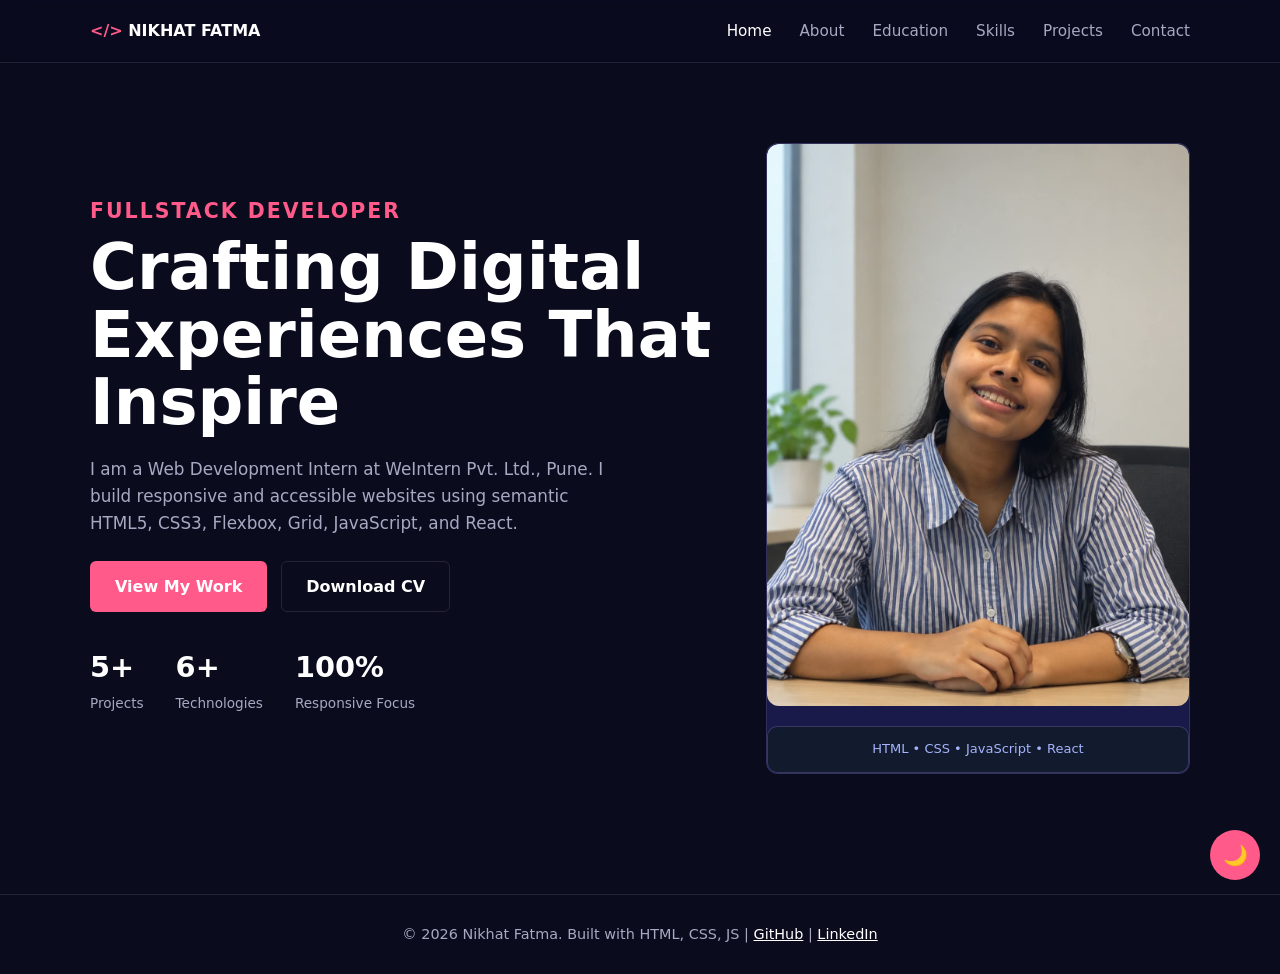
<file: TASK-1/index.html>
<!doctype html>
<html lang="en">
  <head>
    <meta charset="UTF-8" />
    <meta name="viewport" content="width=device-width, initial-scale=1.0" />
    <title>NIKHAT FATMA | Frontend Developer Intern</title>
    <link rel="stylesheet" href="style.css" />
  </head>
  <body>
    <header>
      <div class="container nav">
        <a href="index.html" class="logo" aria-label="Home"
          ><span>&lt;/&gt;</span> NIKHAT FATMA</a
        >
        <nav>
          <ul class="nav-links">
            <li><a href="index.html" class="active">Home</a></li>
            <li><a href="about.html">About</a></li>
            <li><a href="education.html">Education</a></li>
            <li><a href="skills.html">Skills</a></li>
            <li><a href="projects.html">Projects</a></li>
            <li><a href="contact.html">Contact</a></li>
          </ul>
        </nav>
      </div>
    </header>

    <main>
      <section class="container hero">
        <!-- Hero Content -->
        <div class="hero-content">
          <h1>
            <span>FULLSTACK DEVELOPER</span>
            Crafting Digital Experiences That Inspire
          </h1>

          <p>
            I am a Web Development Intern at WeIntern Pvt. Ltd., Pune. I build
            responsive and accessible websites using semantic HTML5, CSS3,
            Flexbox, Grid, JavaScript, and React.
          </p>

          <!-- Action Buttons -->
          <div class="hero-actions">
            <a href="projects.html" class="btn btn-primary"> View My Work </a>

            <a
              href="assets/images/Resume.jpeg"
              class="btn btn-outline"
              download
            >
              Download CV
            </a>
          </div>

          <!-- Statistics -->
          <div class="stats">
            <div class="stat">
              <b>5+</b>
              <span>Projects</span>
            </div>

            <div class="stat">
              <b>6+</b>
              <span>Technologies</span>
            </div>

            <div class="stat">
              <b>100%</b>
              <span>Responsive Focus</span>
            </div>
          </div>
        </div>

        <!-- Profile Image -->
        <div class="card-img">
          <img
            src="assets/images/profile2.jpeg"
            alt="Portrait of Nikhat Fatma, Web Development Intern"
          />

          <!-- <div class="floating-card">
      <span class="status-dot"></span>
      Passionate About Web Development
    </div> -->

          <div class="tech-badge">HTML • CSS • JavaScript • React</div>
        </div>
      </section>
    </main>

    <footer>
      <div class="container">
        © 2026 Nikhat Fatma. Built with HTML, CSS, JS |
        <a href="https://github.com/Nikhat310">GitHub</a> |
        <a href="https://linkedin.com/in/nikhat-fatma-994935401">LinkedIn</a>
      </div>
    </footer>
    <script src="script.js"></script>
  </body>
</html>
</file>
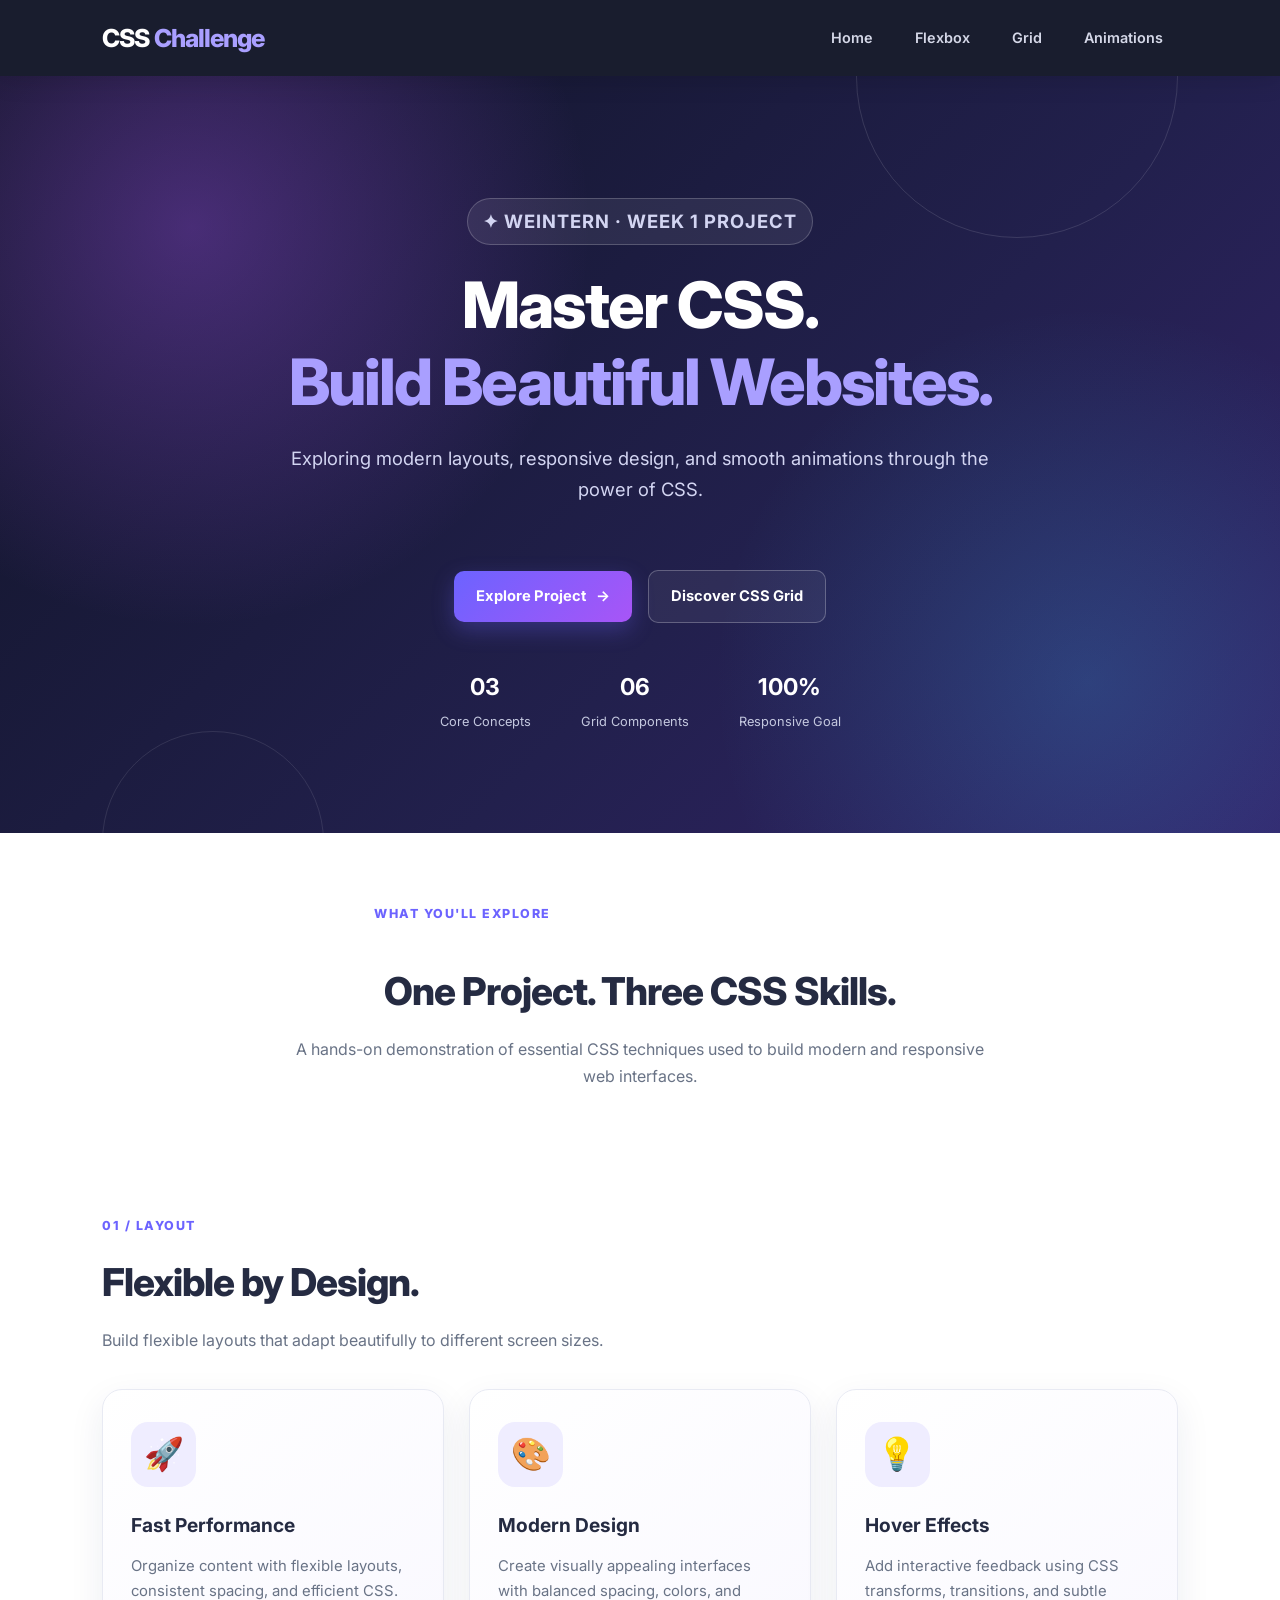
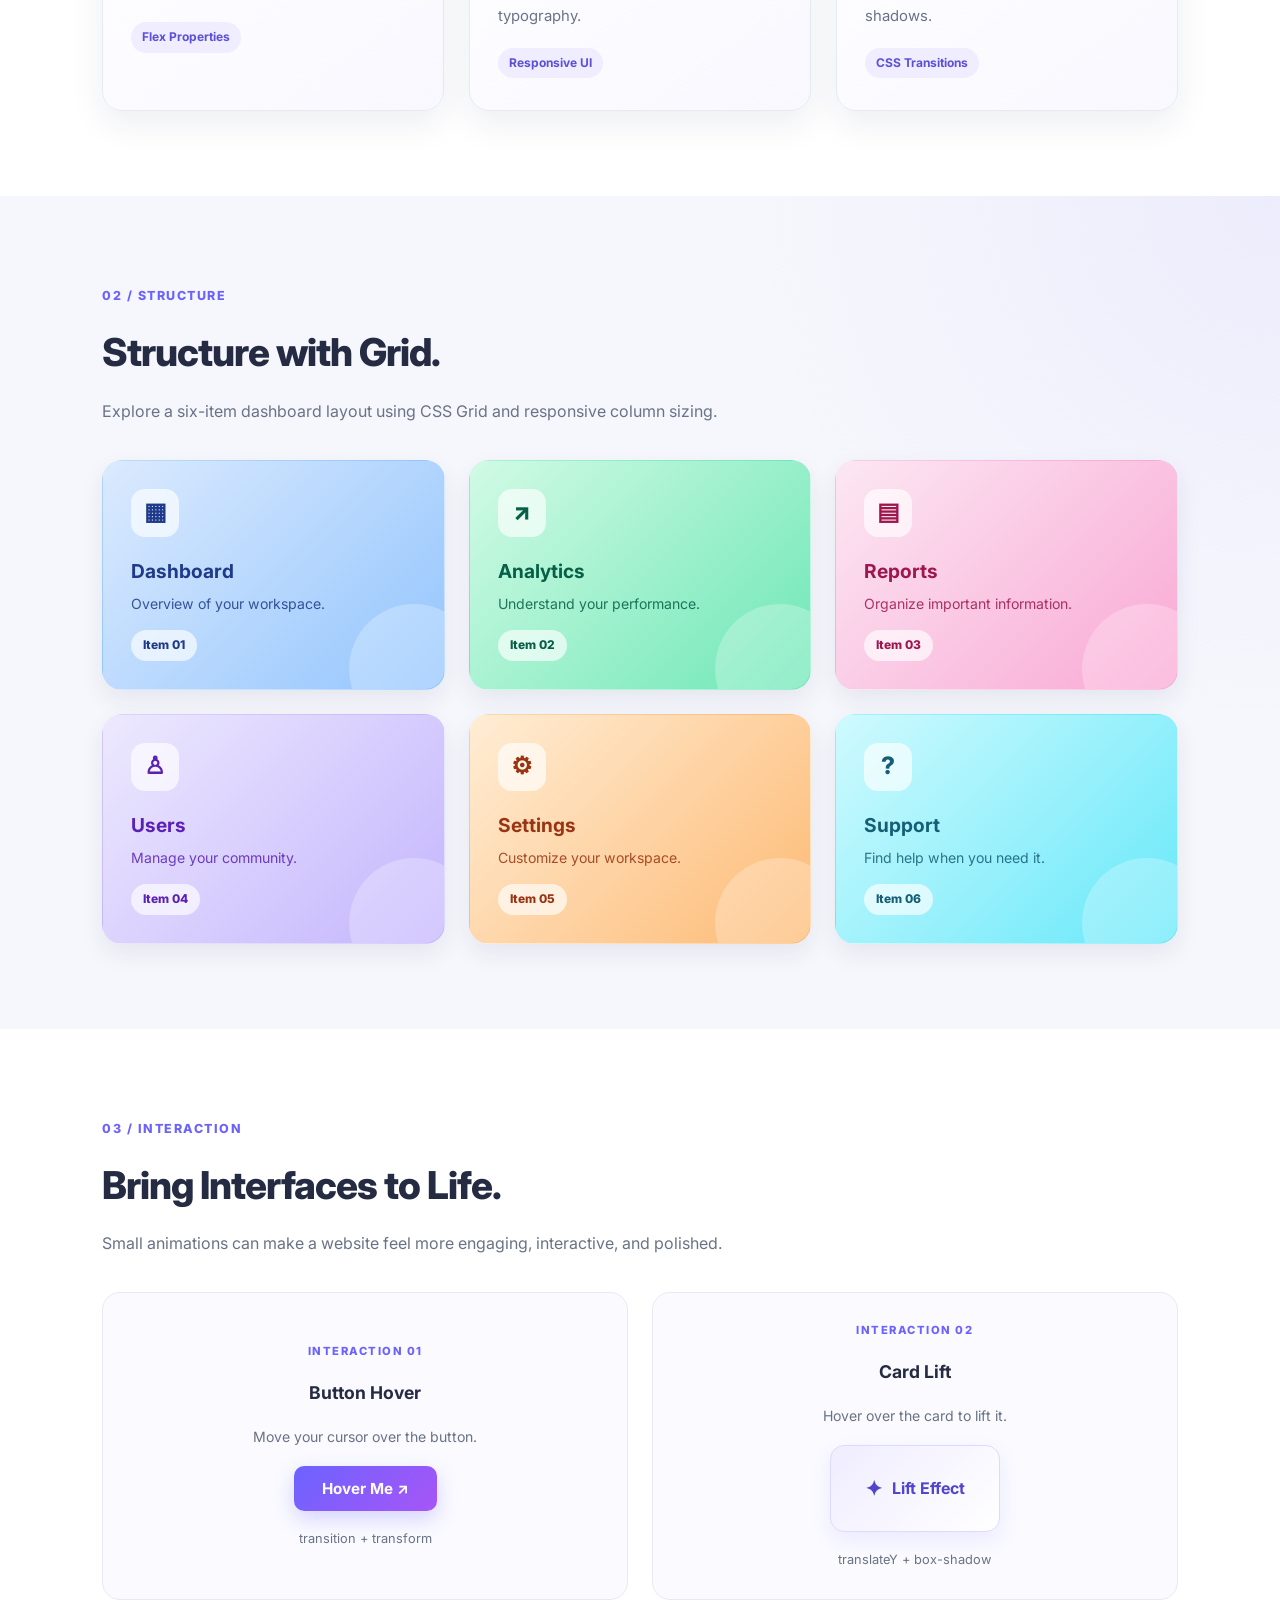
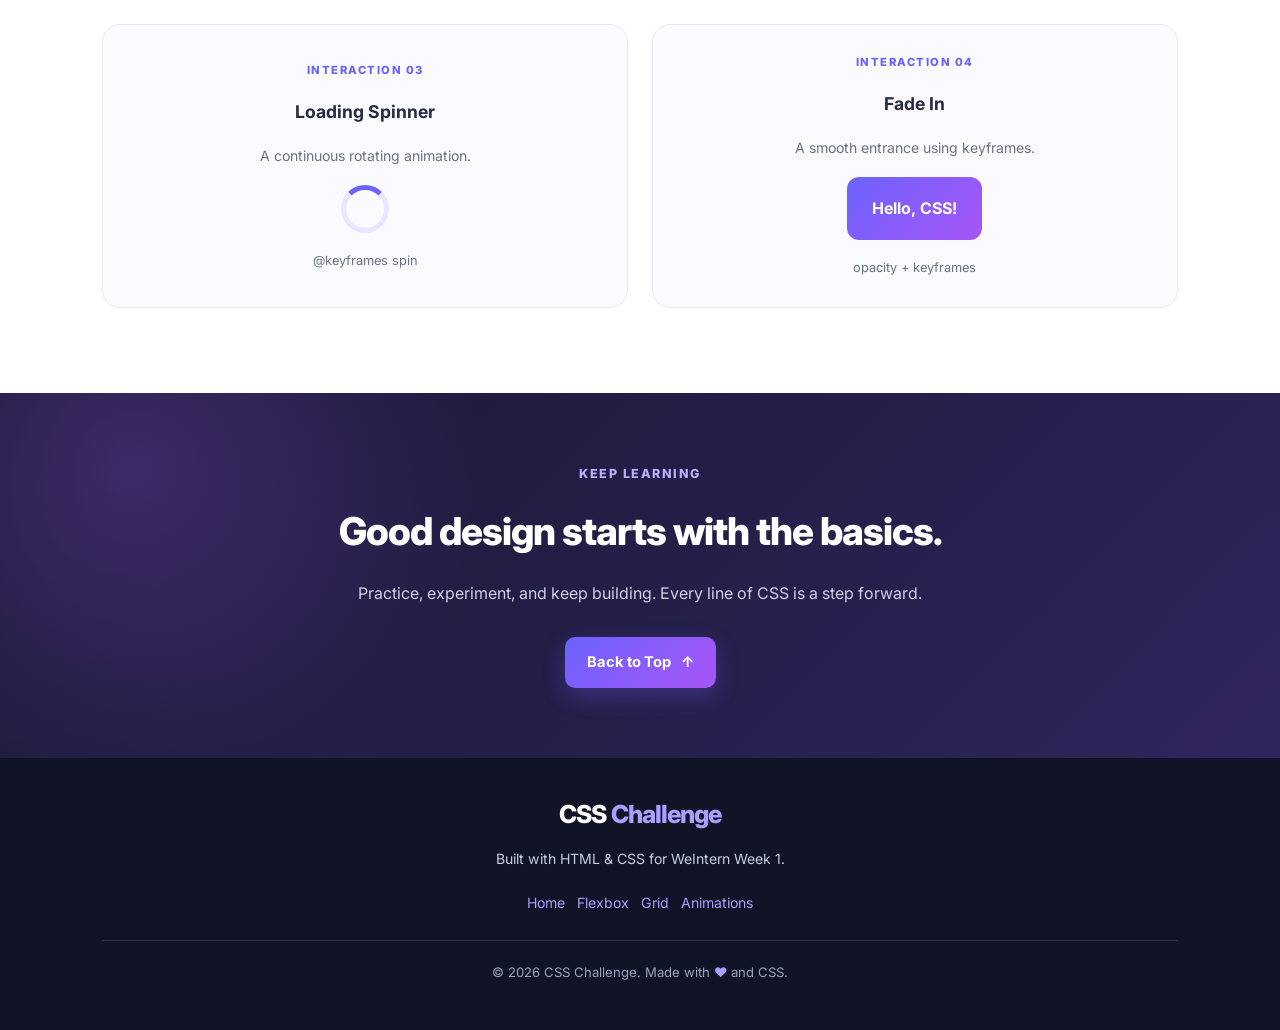
<file: TASK-3/index.html>
<!DOCTYPE html>
<html lang="en">

<head>
    <meta charset="UTF-8">
    <meta name="viewport" content="width=device-width, initial-scale=1.0">

    <meta name="description"
        content="Explore a modern CSS Challenge project demonstrating Flexbox, CSS Grid, responsive layouts, and animations. Built for WeIntern Week 1.">

    <meta name="theme-color" content="#101426">

    <title>CSS Challenge | WeIntern</title>

    <!-- Google Fonts -->
    <link rel="preconnect" href="https://fonts.googleapis.com">
    <link rel="preconnect" href="https://fonts.gstatic.com" crossorigin>

    <link
        href="https://fonts.googleapis.com/css2?family=Inter:wght@400;500;600;700;800&display=swap"
        rel="stylesheet">

    <!-- CSS -->
    <link rel="stylesheet" href="style.css">
</head>

<body>

    <!-- =========================
         HEADER / NAVBAR
    ========================== -->

    <header class="header">

        <a href="#home" class="logo" aria-label="CSS Challenge home">
            CSS<span>Challenge</span>
        </a>

        <nav aria-label="Main navigation">
            <a href="#home">Home</a>
            <a href="#flexbox">Flexbox</a>
            <a href="#grid">Grid</a>
            <a href="#animation">Animations</a>
        </nav>

    </header>


    <main>

        <!-- =========================
             HERO SECTION
        ========================== -->

        <section class="intro" id="home">

            <p class="hero-badge">
                ✦ WEINTERN · WEEK 1 PROJECT
            </p>

            <h1>
                Master CSS.
                <br>
                <span class="hero-highlight">Build Beautiful Websites.</span>
            </h1>

            <p>
                Exploring modern layouts, responsive design, and smooth
                animations through the power of CSS.
            </p>

            <div class="hero-actions">

                <a href="#flexbox" class="hero-btn">
                    Explore Project <span aria-hidden="true">→</span>
                </a>

                <a href="#grid" class="hero-secondary">
                    Discover CSS Grid
                </a>

            </div>

            <div class="hero-stats">

                <div>
                    <strong>03</strong>
                    <span>Core Concepts</span>
                </div>

                <div>
                    <strong>06</strong>
                    <span>Grid Components</span>
                </div>

                <div>
                    <strong>100%</strong>
                    <span>Responsive Goal</span>
                </div>

            </div>

        </section>


        <!-- =========================
             INTRODUCTION
        ========================== -->

        <section class="overview">

            <p class="section-eyebrow">WHAT YOU'LL EXPLORE</p>

            <h2>One Project. Three CSS Skills.</h2>

            <p>
                A hands-on demonstration of essential CSS techniques
                used to build modern and responsive web interfaces.
            </p>

        </section>


        <!-- =========================
             TASK 3A: FLEXBOX
        ========================== -->

        <section id="flexbox" class="feature-section">

            <div class="section-heading">

                <span class="section-number">01 / LAYOUT</span>

                <h2>Flexible by Design.</h2>

                <p>
                    Build flexible layouts that adapt beautifully
                    to different screen sizes.
                </p>

            </div>

            <div class="flex-container">

                <article class="card">

                    <div class="icon" aria-hidden="true">🚀</div>

                    <h3>Fast Performance</h3>

                    <p>
                        Organize content with flexible layouts,
                        consistent spacing, and efficient CSS.
                    </p>

                    <span class="card-tag">Flex Properties</span>

                </article>


                <article class="card">

                    <div class="icon" aria-hidden="true">🎨</div>

                    <h3>Modern Design</h3>

                    <p>
                        Create visually appealing interfaces with
                        balanced spacing, colors, and typography.
                    </p>

                    <span class="card-tag">Responsive UI</span>

                </article>


                <article class="card">

                    <div class="icon" aria-hidden="true">💡</div>

                    <h3>Hover Effects</h3>

                    <p>
                        Add interactive feedback using CSS transforms,
                        transitions, and subtle shadows.
                    </p>

                    <span class="card-tag">CSS Transitions</span>

                </article>

            </div>

        </section>


        <!-- =========================
             TASK 3B: CSS GRID
        ========================== -->

        <section id="grid" class="grid-section">

            <div class="section-heading">

                <span class="section-number">02 / STRUCTURE</span>

                <h2>Structure with Grid.</h2>

                <p>
                    Explore a six-item dashboard layout using
                    CSS Grid and responsive column sizing.
                </p>

            </div>

            <div class="grid-container">

                <article class="grid-item">

                    <div class="grid-icon" aria-hidden="true">▦</div>

                    <h3>Dashboard</h3>

                    <p>Overview of your workspace.</p>

                    <span>Item 01</span>

                </article>


                <article class="grid-item">

                    <div class="grid-icon" aria-hidden="true">↗</div>

                    <h3>Analytics</h3>

                    <p>Understand your performance.</p>

                    <span>Item 02</span>

                </article>


                <article class="grid-item">

                    <div class="grid-icon" aria-hidden="true">▤</div>

                    <h3>Reports</h3>

                    <p>Organize important information.</p>

                    <span>Item 03</span>

                </article>


                <article class="grid-item">

                    <div class="grid-icon" aria-hidden="true">♙</div>

                    <h3>Users</h3>

                    <p>Manage your community.</p>

                    <span>Item 04</span>

                </article>


                <article class="grid-item">

                    <div class="grid-icon" aria-hidden="true">⚙</div>

                    <h3>Settings</h3>

                    <p>Customize your workspace.</p>

                    <span>Item 05</span>

                </article>


                <article class="grid-item">

                    <div class="grid-icon" aria-hidden="true">?</div>

                    <h3>Support</h3>

                    <p>Find help when you need it.</p>

                    <span>Item 06</span>

                </article>

            </div>

        </section>


        <!-- =========================
             TASK 3C: ANIMATIONS
        ========================== -->

        <section id="animation" class="animation-section">

            <div class="section-heading">

                <span class="section-number">03 / INTERACTION</span>

                <h2>Bring Interfaces to Life.</h2>

                <p>
                    Small animations can make a website feel
                    more engaging, interactive, and polished.
                </p>

            </div>


            <div class="animation-wrapper">

                <!-- Button animation -->

                <article class="anim-box">

                    <span class="demo-label">INTERACTION 01</span>

                    <h3>Button Hover</h3>

                    <p>Move your cursor over the button.</p>

                    <button class="anim-btn" type="button">
                        Hover Me <span aria-hidden="true">↗</span>
                    </button>

                    <small>transition + transform</small>

                </article>


                <!-- Card lift -->

                <article class="anim-box">

                    <span class="demo-label">INTERACTION 02</span>

                    <h3>Card Lift</h3>

                    <p>Hover over the card to lift it.</p>

                    <div class="anim-card">
                        <span aria-hidden="true">✦</span>
                        <span>Lift Effect</span>
                    </div>

                    <small>translateY + box-shadow</small>

                </article>


                <!-- Loading spinner -->

                <article class="anim-box">

                    <span class="demo-label">INTERACTION 03</span>

                    <h3>Loading Spinner</h3>

                    <p>A continuous rotating animation.</p>

                    <div
                        class="spinner"
                        role="img"
                        aria-label="Decorative rotating loading spinner">
                    </div>

                    <small>@keyframes spin</small>

                </article>


                <!-- Fade-in -->

                <article class="anim-box">

                    <span class="demo-label">INTERACTION 04</span>

                    <h3>Fade In</h3>

                    <p>A smooth entrance using keyframes.</p>

                    <div class="fade-box">
                        Hello, CSS!
                    </div>

                    <small>opacity + keyframes</small>

                </article>

            </div>

        </section>


        <!-- =========================
             CALL TO ACTION
        ========================== -->

        <section class="cta-section">

            <div class="cta-content">

                <p class="section-eyebrow">KEEP LEARNING</p>

                <h2>Good design starts with the basics.</h2>

                <p>
                    Practice, experiment, and keep building.
                    Every line of CSS is a step forward.
                </p>

                <a href="#home" class="hero-btn">
                    Back to Top <span aria-hidden="true">↑</span>
                </a>

            </div>

        </section>

    </main>


    <!-- =========================
         FOOTER
    ========================== -->

    <footer class="footer">

        <a href="#home" class="logo">
            CSS<span>Challenge</span>
        </a>

        <p>
            Built with HTML & CSS for WeIntern Week 1.
        </p>

        <nav class="footer-links" aria-label="Footer navigation">

            <a href="#home">Home</a>
            <a href="#flexbox">Flexbox</a>
            <a href="#grid">Grid</a>
            <a href="#animation">Animations</a>

        </nav>

        <div class="footer-bottom">

            <p>
                © 2026 CSS Challenge. Made with
                <span aria-label="love">♥</span>
                and CSS.
            </p>

        </div>

    </footer>

</body>
</html>
</file>
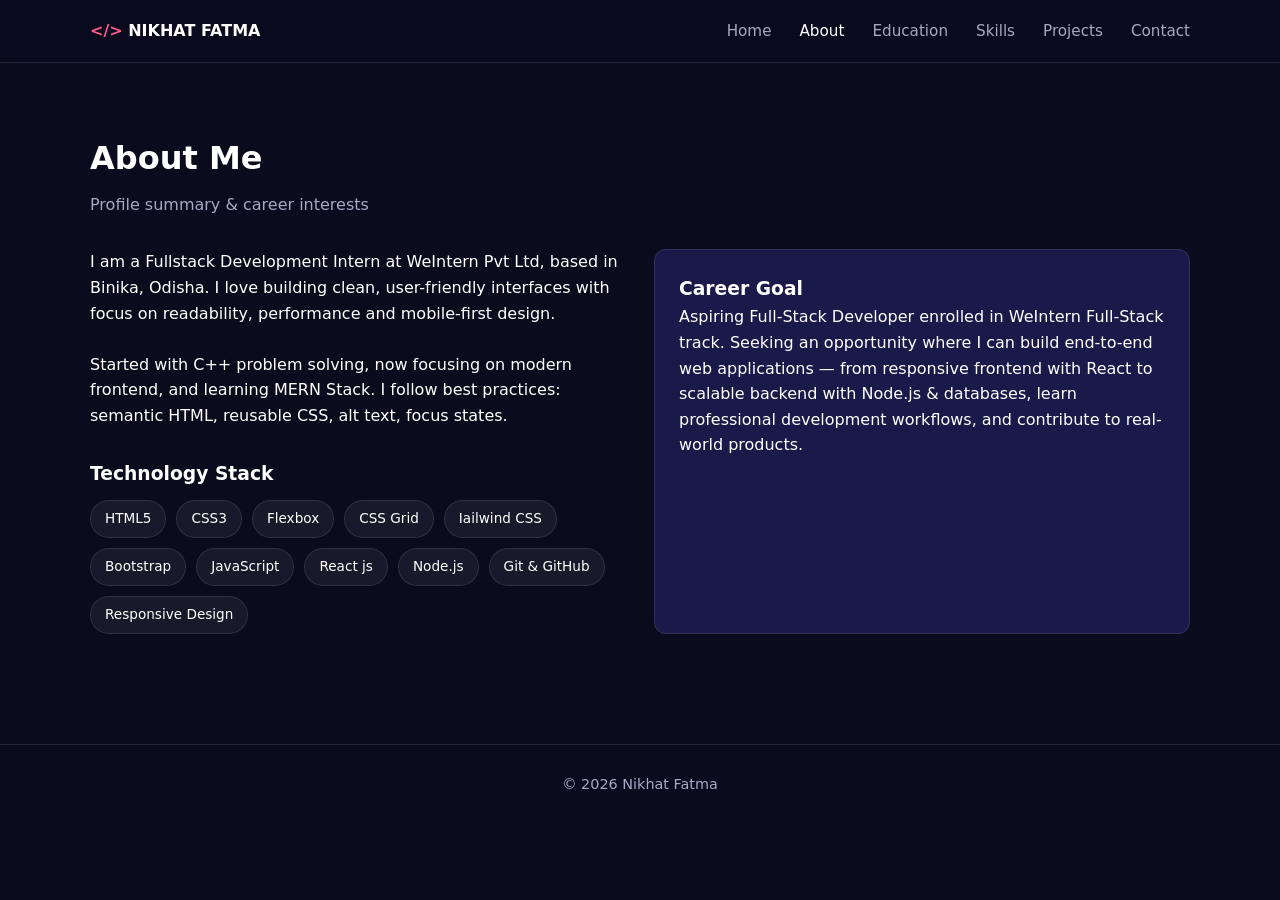
<file: TASK-1/about.html>
<!doctype html>
<html lang="en">
  <head>
    <meta charset="UTF-8" />
    <meta name="viewport" content="width=device-width, initial-scale=1.0" />
    <title>About | Nikhat Fatma</title>
    <link rel="stylesheet" href="style.css" />
  </head>
  <body>
    <header>
      <div class="container nav">
        <a href="index.html" class="logo"
          ><span>&lt;/&gt;</span> NIKHAT FATMA</a
        >
        <nav>
          <ul class="nav-links">
            <li><a href="index.html" >Home</a></li>
            <li><a href="about.html" class="active">About</a></li>
            <li><a href="education.html">Education</a></li>
            <li><a href="skills.html">Skills</a></li>
            <li><a href="projects.html">Projects</a></li>
            <li><a href="contact.html">Contact</a></li>
          </ul>
        </nav>
      </div>
    </header>
    <main class="container">
      <section class="section">
        <h2 class="section-title reveal">About Me</h2>
        <p class="section-sub">Profile summary & career interests</p>
        <div class="about-grid">
          <div>
            <p>
              I am a Fullstack Development Intern at WeIntern Pvt Ltd, based in
              Binika, Odisha. I love building clean, user-friendly interfaces
              with focus on readability, performance and mobile-first design.
            </p>
            <br />
            <p>
              Started with C++ problem solving, now focusing on modern frontend,
              and learning MERN Stack. I follow best practices: semantic HTML,
              reusable CSS, alt text, focus states.
            </p>
            <h3 style="margin: 30px 0 12px">Technology Stack</h3>
            <div class="skills">
              <span class="skill">HTML5</span><span class="skill">CSS3</span
              ><span class="skill">Flexbox</span
              ><span class="skill">CSS Grid</span
              ><span class="skill">Iailwind CSS</span
              ><span class="skill">Bootstrap</span
              ><span class="skill">JavaScript</span
              ><span class="skill">React js</span
              ><span class="skill">Node.js</span
              ><span class="skill">Git & GitHub</span
              ><span class="skill">Responsive Design</span>
            </div>
          </div>
          <article class="card reveal">
            <h3>Career Goal</h3>
            <p>
              Aspiring Full-Stack Developer enrolled in WeIntern Full-Stack
              track. Seeking an opportunity where I can build end-to-end web
              applications — from responsive frontend with React to scalable
              backend with Node.js & databases, learn professional development
              workflows, and contribute to real-world products.
            </p>
          </article>
        </div>
      </section>
    </main>
    <footer><div class="container">© 2026 Nikhat Fatma</div></footer>
  </body>
</html>
</file>
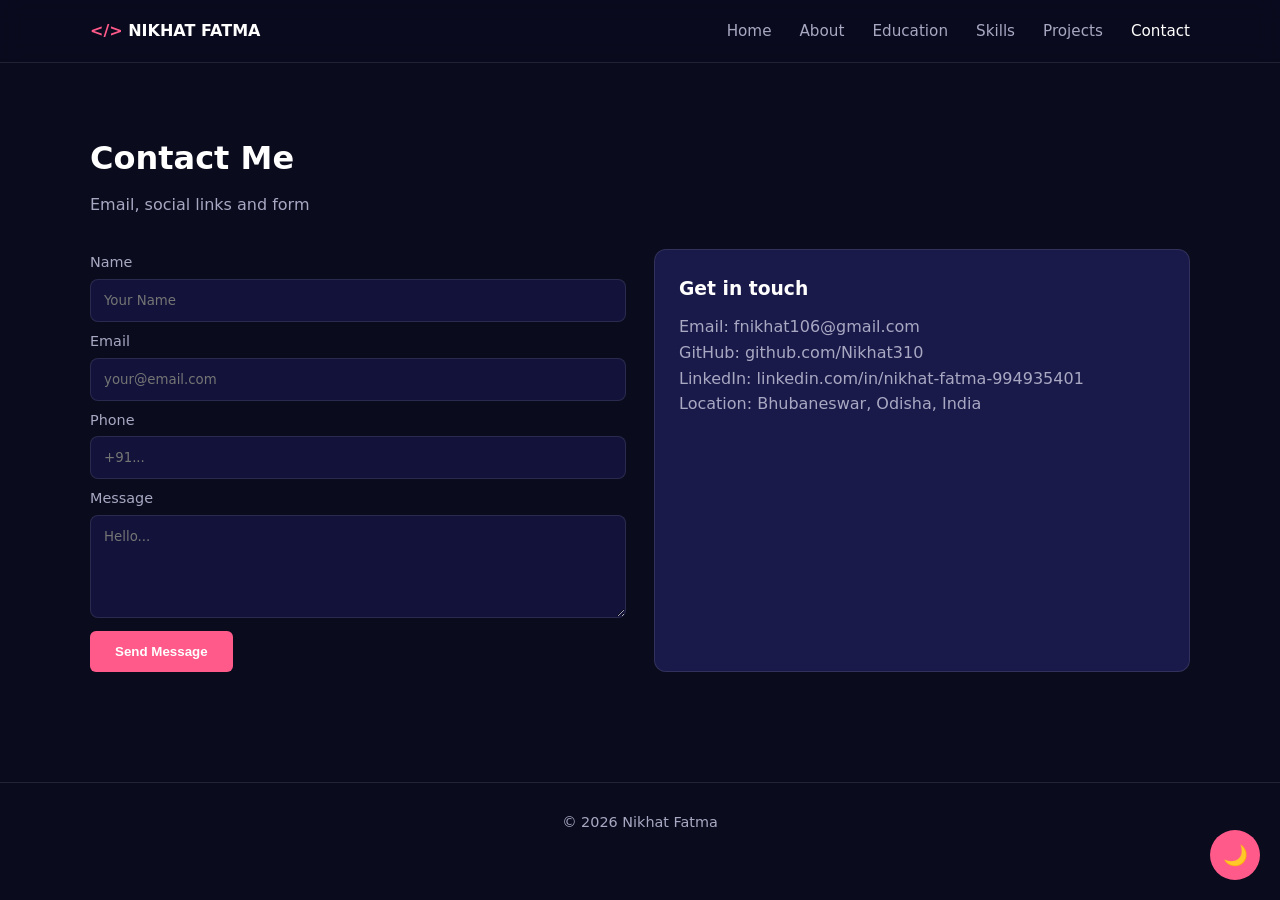
<file: TASK-1/contact.html>
<!doctype html>
<html lang="en">
  <head>
    <meta charset="UTF-8" />
    <meta name="viewport" content="width=device-width, initial-scale=1.0" />
    <title>Contact | NIKHAT FATMA</title>
    <link rel="stylesheet" href="style.css" />
  </head>
  <body>
    <header>
      <div class="container nav">
        <a href="index.html" class="logo"><span>&lt;/&gt;</span> NIKHAT FATMA</a>
        <nav>
          <ul class="nav-links">
            <li><a href="index.html" >Home</a></li>
            <li><a href="about.html">About</a></li>
            <li><a href="education.html">Education</a></li>
            <li><a href="skills.html">Skills</a></li>
            <li><a href="projects.html">Projects</a></li>
            <li><a href="contact.html" class="active">Contact</a></li>
          </ul>
        </nav>
      </div>
    </header>
    <main class="container">
      <section class="section">
        <h2 class="section-title">Contact Me</h2>
        <p class="section-sub">Email, social links and form</p>
        <div class="contact-grid">
          <form onsubmit="handleSubmit(event)">
            <label for="name">Name</label
            ><input id="name" type="text" placeholder="Your Name" required />
            <label for="email">Email</label
            ><input
              id="email"
              type="email"
              placeholder="your@email.com"
              required
            />
            <label for="phone">Phone</label
            ><input id="phone" type="tel" placeholder="+91..." />
            <label for="message">Message</label
            ><textarea
              id="message"
              rows="5"
              placeholder="Hello..."
              required
            ></textarea>
            <button type="submit" class="btn btn-primary">Send Message</button>
          </form>
          <div class="card">
            <h3>Get in touch</h3>
            <p style="color: var(--muted); margin-top: 10px">
              Email: fnikhat106@gmail.com<br />GitHub:
              github.com/Nikhat310<br />LinkedIn: linkedin.com/in/nikhat-fatma-994935401<br />Location:
              Bhubaneswar, Odisha, India
            </p>
          </div>
        </div>
      </section>
    </main>
    <footer><div class="container">© 2026 Nikhat Fatma</div></footer>
    <script src="script.js"></script>
  </body>
</html>
</file>
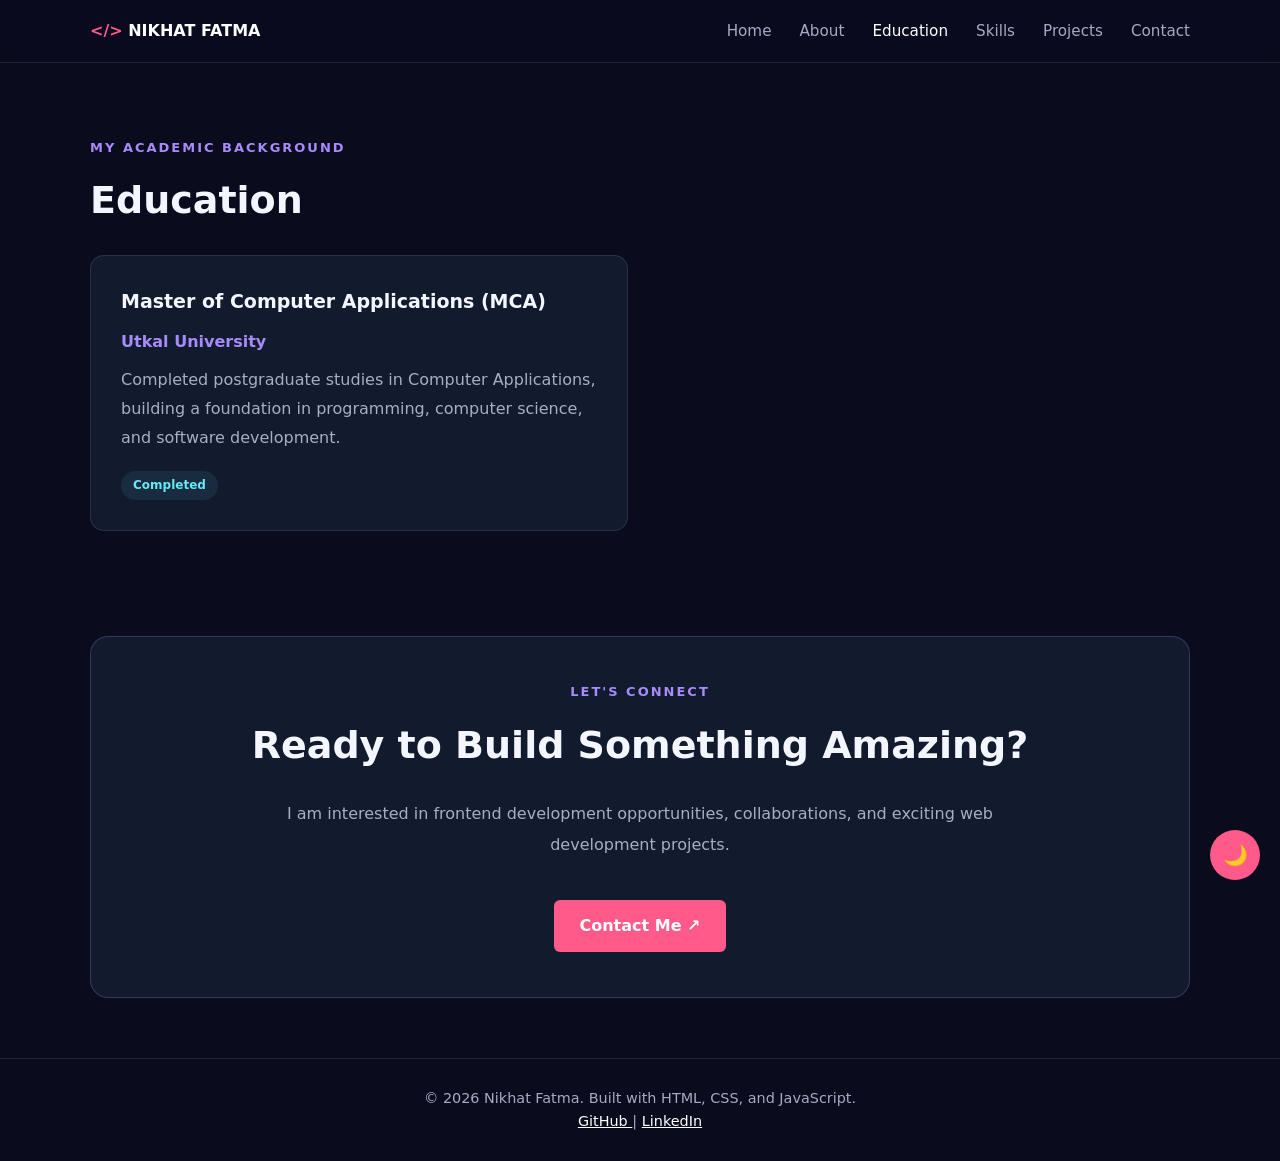
<file: TASK-1/education.html>
<!DOCTYPE html>
<html lang="en">
<head>
  <meta charset="UTF-8" />
  <meta name="viewport" content="width=device-width, initial-scale=1.0" />

  <meta
    name="description"
    content="Nikhat Fatma's portfolio showcasing frontend development skills, projects, education, and experience."
  />

  <title>Nikhat Fatma | Frontend Developer Intern</title>

  <link rel="stylesheet" href="style.css" />
</head>

<body>

  <!-- Header / Navigation -->
  <header>
    <div class="container nav">

      <a href="index.html" class="logo" aria-label="Home">
        <span>&lt;/&gt;</span> NIKHAT FATMA
      </a>

      <nav aria-label="Main navigation">
        <ul class="nav-links">
          <li><a href="index.html" >Home</a></li>
          <li><a href="about.html">About</a></li>
          <li><a href="education.html" class="active">Education</a></li>
          <li><a href="skills.html">Skills</a></li>
          <li><a href="projects.html">Projects</a></li>
          <li><a href="contact.html">Contact</a></li>
        </ul>
      </nav>

    </div>
  </header>

  <main>

   


    <!-- Education Section -->
    <section class="container content-section" id="education">

      <p class="section-label">MY ACADEMIC BACKGROUND</p>

      <h2>Education</h2>

      <div class="info-grid">

        <div class="info-card">

          <h3>Master of Computer Applications (MCA)</h3>

          <p class="card-subtitle">
            Utkal University
          </p>

          <p>
            Completed postgraduate studies in Computer Applications,
            building a foundation in programming, computer science,
            and software development.
          </p>

          <span class="card-tag">Completed</span>

        </div>

      </div>

    </section>


    


   


    <!-- Contact Banner -->
    <section class="container content-section contact-banner">

      <p class="section-label">LET'S CONNECT</p>

      <h2>Ready to Build Something Amazing?</h2>

      <p class="section-description">
        I am interested in frontend development opportunities,
        collaborations, and exciting web development projects.
      </p>

      <a href="contact.html" class="btn btn-primary">
        Contact Me ↗
      </a>

    </section>

  </main>


  <!-- Footer -->
  <footer>
    <div class="container">

      <p>
        © <span id="year">2026</span> Nikhat Fatma.
        Built with HTML, CSS, and JavaScript.
      </p>

      <p>
        <a
          href="https://github.com/Nikhat310"
          target="_blank"
          rel="noopener noreferrer"
        >
          GitHub
        </a>

        |

        <a
          href="https://linkedin.com/in/nikhat-fatma-994935401"
          target="_blank"
          rel="noopener noreferrer"
        >
          LinkedIn
        </a>
      </p>

    </div>
  </footer>

  <!-- JavaScript -->
  <script src="script.js"></script>

</body>
</html>
</file>
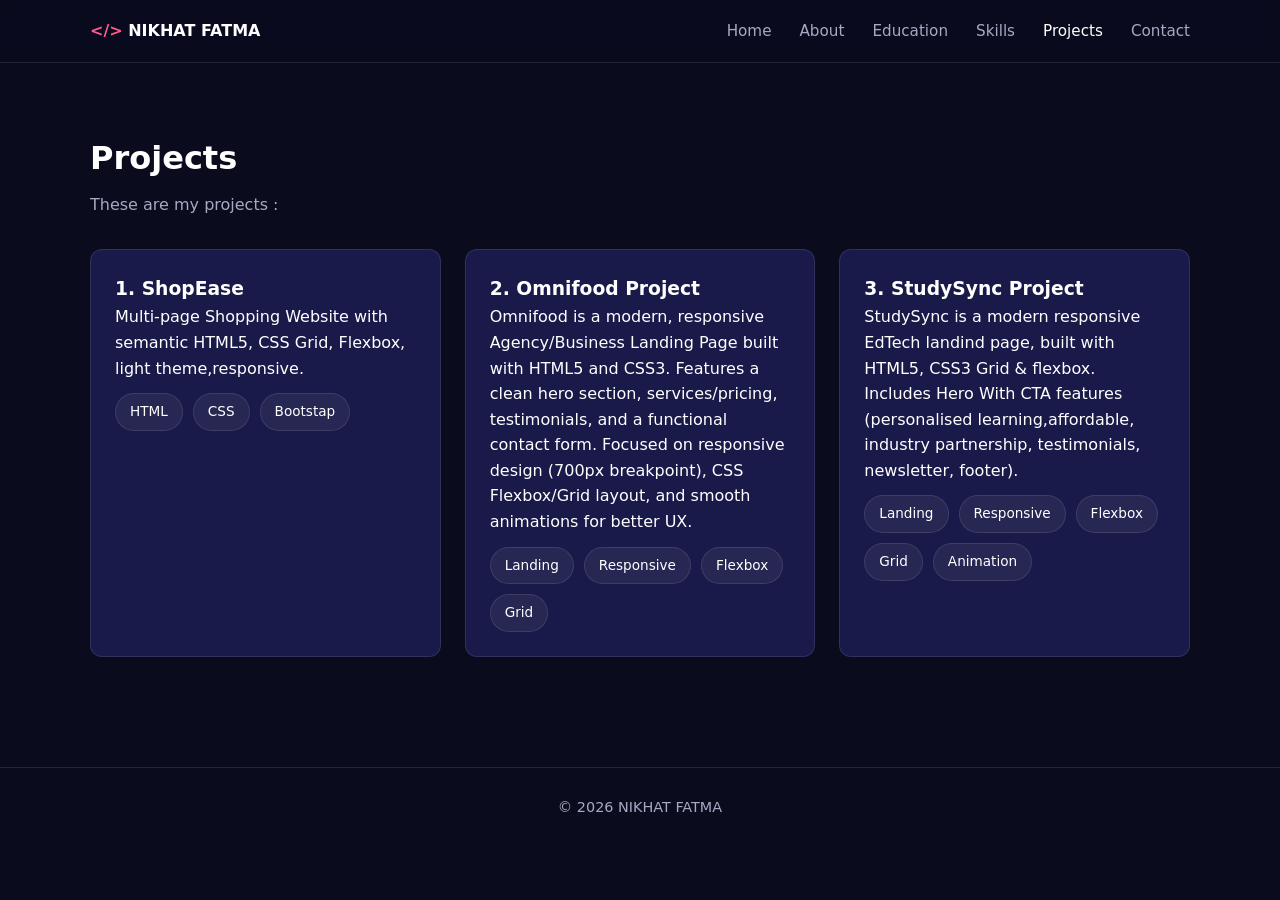
<file: TASK-1/projects.html>
<!doctype html>
<html lang="en">
  <head>
    <meta charset="UTF-8" />
    <meta name="viewport" content="width=device-width, initial-scale=1.0" />
    <title>Projects | NIKHAT FATMA </title>
    <link rel="stylesheet" href="style.css" />
  </head>
  <body>
    <header>
      <div class="container nav">
        <a href="index.html" class="logo"><span>&lt;/&gt;</span> NIKHAT FATMA</a>
        <nav>
          <ul class="nav-links">
            <li><a href="index.html" >Home</a></li>
            <li><a href="about.html">About</a></li>
            <li><a href="education.html">Education</a></li>
            <li><a href="skills.html">Skills</a></li>
            <li><a href="projects.html" class="active">Projects</a></li>
            <li><a href="contact.html">Contact</a></li>
          </ul>
        </nav>
      </div>
    </header>
    <main class="container">
      <section class="section">
        <h2 class="section-title">Projects</h2>
        <p class="section-sub">These are my projects : </p>
        <div class="grid-3">
          <article class="card">
            <h3>1. ShopEase</h3>
            <p>
              Multi-page Shopping Website with semantic HTML5, CSS Grid, Flexbox, light
              theme,responsive.
            </p>
            <div class="skills" style="margin-top: 12px">
              <span class="skill">HTML</span><span class="skill">CSS</span><span class="skill">Bootstap</span>
            </div>
          </article>
          <article class="card">
            <h3>2. Omnifood Project</h3>
            <p>
Omnifood is a modern, responsive Agency/Business Landing Page built with HTML5 and CSS3. 
Features a clean hero section, services/pricing, testimonials, and a functional contact form. 
Focused on responsive design (700px breakpoint), CSS Flexbox/Grid layout, and smooth animations for better UX.
</p>
            <div class="skills" style="margin-top: 12px">
              <span class="skill">Landing</span
              ><span class="skill">Responsive</span>
              <span class="skill">Flexbox</span>
              <span class="skill">Grid</span>


            </div>
          </article>
          <article class="card">
            <h3>3. StudySync Project</h3>
            <p>StudySync is a modern responsive EdTech landind page, built with HTML5, CSS3 Grid & flexbox. Includes Hero With 
              CTA features (personalised learning,affordable, industry partnership, testimonials, newsletter, footer).
            </p>
            <div class="skills" style="margin-top: 12px">
              <span class="skill">Landing</span
              ><span class="skill">Responsive</span>
              <span class="skill">Flexbox</span>
            
              <span class="skill">Grid</span
              ><span class="skill">Animation</span>
            </div>
          </article>
        </div>
      </section>
    </main>
    <footer><div class="container">© 2026 NIKHAT FATMA</div></footer>
  </body>
</html>
</file>
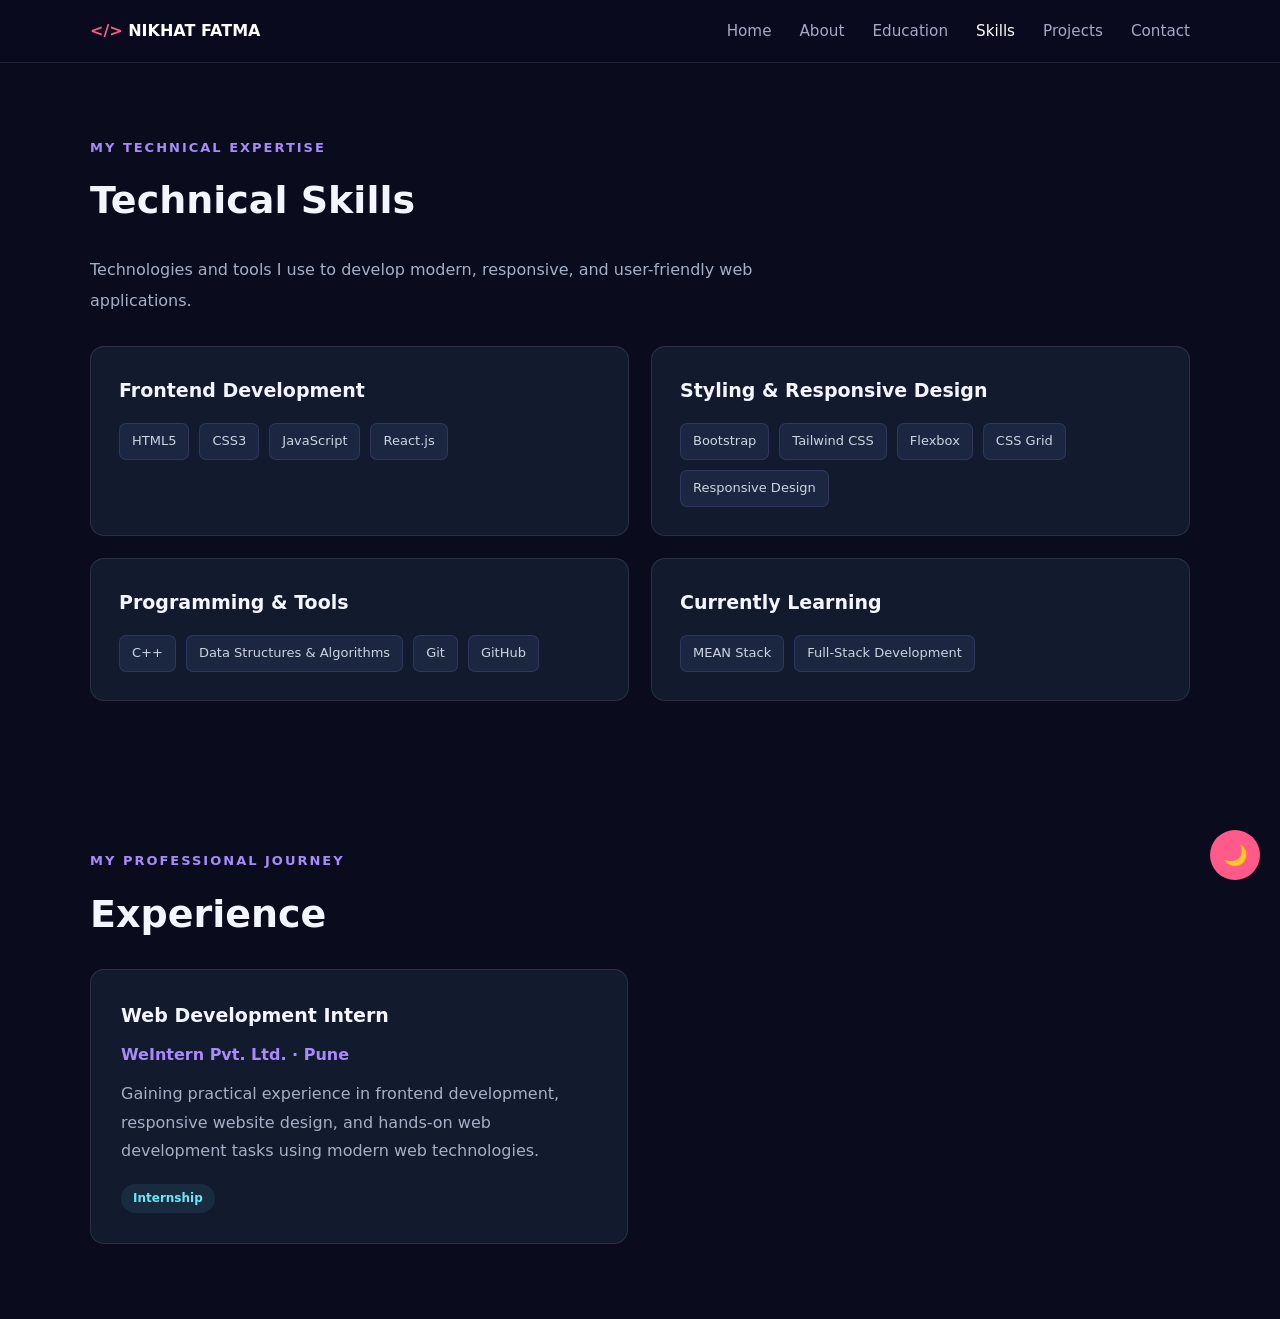
<file: TASK-1/skills.html>
<!DOCTYPE html>
<html lang="en">
<head>
  <meta charset="UTF-8" />
  <meta name="viewport" content="width=device-width, initial-scale=1.0" />

  <meta
    name="description"
    content="Nikhat Fatma's portfolio showcasing frontend development skills, projects, education, and experience."
  />

  <title>Nikhat Fatma | Frontend Developer Intern</title>

  <link rel="stylesheet" href="style.css" />
</head>

<body>

  <!-- Header / Navigation -->
  <header>
    <div class="container nav">

      <a href="index.html" class="logo" aria-label="Home">
        <span>&lt;/&gt;</span> NIKHAT FATMA
      </a>

      <nav aria-label="Main navigation">
        <ul class="nav-links">
          <li><a href="index.html" >Home</a></li>
          <li><a href="about.html">About</a></li>
          <li><a href="education.html" >Education</a></li>
          <li><a href="skills.html" class="active">Skills</a></li>
          <li><a href="projects.html">Projects</a></li>
          <li><a href="contact.html">Contact</a></li>
        </ul>
      </nav>

    </div>
  </header>

  <main>

   


    <!-- Skills Section -->
    <section class="container content-section" id="skills">

      <p class="section-label">MY TECHNICAL EXPERTISE</p>

      <h2>Technical Skills</h2>

      <p class="section-description">
        Technologies and tools I use to develop modern,
        responsive, and user-friendly web applications.
      </p>

      <div class="skills-grid">

        <!-- Frontend Skills -->
        <div class="skill-card">

          <h3>Frontend Development</h3>

          <div class="skill-list">
            <span>HTML5</span>
            <span>CSS3</span>
            <span>JavaScript</span>
            <span>React.js</span>
          </div>

        </div>

        <!-- Styling Skills -->
        <div class="skill-card">

          <h3>Styling & Responsive Design</h3>

          <div class="skill-list">
            <span>Bootstrap</span>
            <span>Tailwind CSS</span>
            <span>Flexbox</span>
            <span>CSS Grid</span>
            <span>Responsive Design</span>
          </div>

        </div>

        <!-- Programming and Tools -->
        <div class="skill-card">

          <h3>Programming & Tools</h3>

          <div class="skill-list">
            <span>C++</span>
            <span>Data Structures & Algorithms</span>
            <span>Git</span>
            <span>GitHub</span>
          </div>

        </div>

        <!-- Learning -->
        <div class="skill-card">

          <h3>Currently Learning</h3>

          <div class="skill-list">
            <span>MEAN Stack</span>
            <span>Full-Stack Development</span>
          </div>

        </div>

      </div>

    </section>


    <!-- Experience Section -->
    <section class="container content-section" id="experience">

      <p class="section-label">MY PROFESSIONAL JOURNEY</p>

      <h2>Experience</h2>

      <div class="info-grid">

        <div class="info-card">

          <h3>Web Development Intern</h3>

          <p class="card-subtitle">
            WeIntern Pvt. Ltd. · Pune
          </p>

          <p>
            Gaining practical experience in frontend development,
            responsive website design, and hands-on web development
            tasks using modern web technologies.
          </p>

          <span class="card-tag">Internship</span>

        </div>

      </div>

    </section>


   

  </main>


  <!-- Footer
  <footer>
    <div class="container">

      <p>
        © <span id="year">2026</span> Nikhat Fatma.
        Built with HTML, CSS, and JavaScript.
      </p>

      <p>
        <a
          href="https://github.com/Nikhat310"
          target="_blank"
          rel="noopener noreferrer"
        >
          GitHub
        </a>

        |

        <a
          href="https://linkedin.com/in/nikhat-fatma-994935401"
          target="_blank"
          rel="noopener noreferrer"
        >
          LinkedIn
        </a>
      </p>

    </div>
  </footer> -->

  <!-- JavaScript -->
  <script src="script.js"></script>

</body>
</html>
</file>
<file: TASK-1/style.css>
:root {
  --bg: #0b0b1e;
  --bg2: #12123a;
  --card: #1a1a4a;
  --pink: #ff5a8a;
  --pink2: #ff3d77;
  --text: #fff;
  --muted: #a8a8c3;
  --border: rgba(255, 255, 255, 0.1);
}
* {
  margin: 0;
  padding: 0;
  box-sizing: border-box;
}
body {
  font-family: Inter, system-ui, sans-serif;
  background: var(--bg);
  color: var(--text);
  line-height: 1.6;
}
a {
  color: inherit;
  text-decoration: none;
}
img {
  max-width: 100%;
  display: block;
  border-radius: 12px;
}
.container {
  width: 90%;
  max-width: 1100px;
  margin: 0 auto;
}
.btn {
  display: inline-block;
  padding: 12px 24px;
  border-radius: 6px;
  font-weight: 600;
  cursor: pointer;
  transition: 0.2s;
  border: 1px solid transparent;
}
.btn-primary {
  background: var(--pink);
  color: #fff;
}
.btn-primary:hover {
  background: var(--pink2);
  transform: translateY(-2px);
}
.btn-outline {
  border-color: var(--border);
}
.btn-outline:hover {
  background: rgba(255, 255, 255, 0.08);
}
header {
  position: sticky;
  top: 0;
  z-index: 99;
  background: rgba(11, 11, 30, 0.9);
  backdrop-filter: blur(10px);
  border-bottom: 1px solid var(--border);
}
.nav {
  display: flex;
  justify-content: space-between;
  align-items: center;
  padding: 18px 0;
}
.logo {
  font-weight: 800;
}
.logo span {
  color: var(--pink);
}
.nav-links {
  display: flex;
  gap: 28px;
  list-style: none;
}
.nav-links a {
  color: var(--muted);
  font-size: 0.95rem;
}
.nav-links a.active,
.nav-links a:hover {
  color: var(--text);
}
.hero {
  padding: 80px 0;
  display: grid;
  gap: 40px;
}
.hero h1 {
  font-size: clamp(2.4rem, 6vw, 4rem);
  line-height: 1.05;
  font-weight: 800;
}
.hero h1 span {
  display: block;
  font-size: 0.32em;
  letter-spacing: 2px;
  color: var(--pink);
  margin-bottom: 12px;
  font-weight: 600;
}
.hero p {
  color: var(--muted);
  max-width: 520px;
  margin: 20px 0 24px;
  font-size: 1.05rem;
}
.hero-actions {
  display: flex;
  gap: 14px;
  flex-wrap: wrap;
}
.stats {
  display: flex;
  gap: 32px;
  margin-top: 32px;
  flex-wrap: wrap;
}
.stat b {
  font-size: 1.8rem;
  display: block;
}
.stat span {
  color: var(--muted);
  font-size: 0.85rem;
}
.section {
  padding: 70px 0;
}
.section-title {
  font-size: 2rem;
}
.section-sub {
  color: var(--muted);
  margin: 8px 0 32px;
}
.card {
  background: var(--card);
  border: 1px solid var(--border);
  padding: 24px;
  border-radius: 12px;
  transition: 0.2s;
}
.card:hover {
  transform: translateY(-3px);
  border-color: rgba(255, 90, 138, 0.3);
}
.card-img {
  padding: 0;
  overflow: hidden;
  border-radius: 12px;
  background: var(--card);
  border: 1px solid var(--border);
}
.grid-3 {
  display: grid;
  gap: 24px;
  grid-template-columns: repeat(auto-fit, minmax(280px, 1fr));
}
.about-grid {
  display: grid;
  gap: 28px;
  grid-template-columns: repeat(auto-fit, minmax(300px, 1fr));
}
.contact-grid {
  display: grid;
  gap: 28px;
  grid-template-columns: repeat(auto-fit, minmax(300px, 1fr));
}
.skills {
  display: flex;
  flex-wrap: wrap;
  gap: 10px;
}
.skill {
  padding: 7px 14px;
  background: rgba(255, 255, 255, 0.06);
  border: 1px solid var(--border);
  border-radius: 20px;
  font-size: 0.85rem;
}
label {
  font-size: 0.9rem;
  color: var(--muted);
}
input,
textarea {
  background: var(--bg2);
  border: 1px solid var(--border);
  padding: 13px;
  border-radius: 8px;
  color: #fff;
  width: 100%;
  font-family: inherit;
  margin-top: 4px;
  margin-bottom: 6px;
}
input:focus,
textarea:focus {
  outline: 2px solid var(--pink);
  border-color: transparent;
}
footer {
  border-top: 1px solid var(--border);
  padding: 28px 0;
  margin-top: 40px;
  color: var(--muted);
  text-align: center;
  font-size: 0.9rem;
}
footer a {
  text-decoration: underline;
  color: var(--text);
}
@media (min-width: 768px) {
  .hero {
    grid-template-columns: 1.2fr 0.8fr;
    align-items: center;
  }
}

.hero-greeting {
    color: #a78bfa;
    font-weight: 600;
    margin-bottom: 18px;
    letter-spacing: 1px;
}

.hero-socials {
    display: flex;
    flex-wrap: wrap;
    gap: 22px;
    margin-top: 24px;
}

.hero-socials a {
    color: #b8c2d8;
    font-size: 14px;
    transition: color 0.3s ease;
}

.hero-socials a:hover {
    color: #67e8f9;
}

.card-img {
    position: relative;
}

.floating-card {
    position: absolute;
    bottom: 25px;
    left: -20px;
    padding: 12px 16px;
    background: #121a2e;
    color: #f4f6ff;
    border: 1px solid rgba(255, 255, 255, 0.12);
    border-radius: 10px;
    font-size: 13px;
    box-shadow: 0 8px 25px rgba(0, 0, 0, 0.25);
}

.status-dot {
    display: inline-block;
    width: 8px;
    height: 8px;
    background: #4ade80;
    border-radius: 50%;
    margin-right: 8px;
}

.tech-badge {
    margin-top: 20px;
    padding: 12px;
    text-align: center;
    background: #121a2e;
    color: #a5b4fc;
    border: 1px solid rgba(167, 139, 250, 0.25);
    border-radius: 10px;
    font-size: 13px;
}

@media (max-width: 768px) {
    .hero-socials {
        gap: 16px;
    }

    .floating-card {
        left: -8px;
    }
}
/*education section*/

/* ===== Common Content Sections ===== */

.content-section {
    padding-top: 75px;
    padding-bottom: 75px;
    scroll-margin-top: 80px;
}

.section-label {
    color: #a78bfa;
    font-size: 13px;
    font-weight: 700;
    letter-spacing: 2px;
    margin-bottom: 12px;
}

.content-section h2 {
    color: #f4f6ff;
    font-size: clamp(28px, 4vw, 38px);
    margin-bottom: 24px;
}

.section-description {
    color: #a5afc5;
    max-width: 750px;
    line-height: 1.9;
    margin-bottom: 30px;
}

/* ===== Education & Experience Cards ===== */

.info-grid {
    display: grid;
    grid-template-columns: repeat(2, minmax(0, 1fr));
    gap: 24px;
}

.info-card {
    padding: 30px;
    background: #121a2e;
    border: 1px solid rgba(255, 255, 255, 0.1);
    border-radius: 14px;
    transition: transform 0.3s ease, border-color 0.3s ease;
}

.info-card:hover,
.skill-card:hover {
    transform: translateY(-5px);
    border-color: #a78bfa;
}

.card-icon {
    font-size: 30px;
    display: inline-block;
    margin-bottom: 18px;
}

.info-card h3,
.skill-card h3 {
    color: #f4f6ff;
    font-size: 19px;
    margin-bottom: 12px;
}

.card-subtitle {
    color: #a78bfa;
    font-weight: 600;
    margin-bottom: 12px;
}

.info-card p:not(.card-subtitle) {
    color: #a5afc5;
    line-height: 1.8;
}

.card-tag {
    display: inline-block;
    margin-top: 18px;
    padding: 5px 12px;
    border-radius: 20px;
    color: #67e8f9;
    background: rgba(103, 232, 249, 0.08);
    font-size: 12px;
    font-weight: 600;
}

/* ===== Skills ===== */

.skills-grid {
    display: grid;
    grid-template-columns: repeat(2, minmax(0, 1fr));
    gap: 22px;
}

.skill-card {
    padding: 28px;
    background: #121a2e;
    border: 1px solid rgba(255, 255, 255, 0.1);
    border-radius: 14px;
    transition: transform 0.3s ease, border-color 0.3s ease;
}

.skill-list {
    display: flex;
    flex-wrap: wrap;
    gap: 10px;
    margin-top: 18px;
}

.skill-list span {
    padding: 7px 12px;
    background: #1b2740;
    border: 1px solid rgba(167, 139, 250, 0.15);
    border-radius: 7px;
    color: #cbd5e1;
    font-size: 13px;
}

/* ===== Contact Banner ===== */

.contact-banner {
    margin-top: 30px;
    margin-bottom: 60px;
    padding: 45px 35px;
    text-align: center;
    background: #121a2e;
    border: 1px solid rgba(167, 139, 250, 0.25);
    border-radius: 18px;
}

.contact-banner .section-description {
    margin-left: auto;
    margin-right: auto;
}

.contact-banner .btn {
    margin-top: 10px;
}

/* ===== Responsive Layout ===== */

@media (max-width: 700px) {
    .content-section {
        padding-top: 50px;
        padding-bottom: 50px;
    }

    .info-grid,
    .skills-grid {
        grid-template-columns: 1fr;
    }

    .info-card,
    .skill-card {
        padding: 23px;
    }

    .contact-banner {
        padding: 35px 20px;
    }
}
</file>
<file: TASK-3/style.css>
/* ==============================
   1. GLOBAL STYLES
============================== */

@import url('https://fonts.googleapis.com/css2?family=Inter:wght@400;500;600;700;800&display=swap');

:root {
    --primary: #6c63ff;
    --secondary: #a855f7;
    --dark: #101426;
    --text: #252b42;
    --muted: #697386;
    --background: #f6f7fc;
    --white: #ffffff;
    --border: #e8eaf3;
    --shadow: 0 12px 35px rgba(31, 41, 90, 0.08);
}

* {
    margin: 0;
    padding: 0;
    box-sizing: border-box;
    scroll-behavior: smooth;
}

body {
    font-family: 'Inter', sans-serif;
    background: var(--background);
    color: var(--text);
    line-height: 1.7;
}

a {
    text-decoration: none;
    color: inherit;
}

button {
    font-family: inherit;
}

main {
    width: 100%;
    overflow: hidden;
}

section {
    padding: 85px 8%;
    scroll-margin-top: 85px;
}

section h2 {
    font-size: clamp(1.7rem, 3vw, 2.4rem);
    font-weight: 800;
    letter-spacing: -1px;
    margin-bottom: 12px;
}

section > p {
    max-width: 720px;
    color: var(--muted);
    margin-bottom: 35px;
}


/* ==============================
   2. HEADER / NAVBAR
============================== */

.header {
    position: sticky;
    top: 0;
    z-index: 1000;
    width: 100%;
    min-height: 76px;
    padding: 15px 8%;
    display: flex;
    justify-content: space-between;
    align-items: center;
    gap: 24px;
    background: rgba(16, 20, 38, 0.96);
    backdrop-filter: blur(14px);
    box-shadow: 0 5px 25px rgba(0, 0, 0, 0.12);
}

.logo {
    color: var(--white);
    font-size: 1.55rem;
    font-weight: 800;
    letter-spacing: -1px;
    white-space: nowrap;
}

.logo span {
    color: #a99fff;
    margin-left: 5px;
}

.header nav {
    display: flex;
    align-items: center;
    flex-wrap: wrap;
    gap: 12px;
}

.header nav a {
    color: #d5d8e8;
    font-size: 0.9rem;
    font-weight: 600;
    padding: 9px 15px;
    border-radius: 8px;
    transition: 0.3s ease;
}

.header nav a:hover {
    background: rgba(108, 99, 255, 0.2);
    color: white;
    transform: translateY(-2px);
}


/* ==============================
   3. HERO / INTRO SECTION
============================== */

.intro {
    position: relative;
    min-height: 430px;
    padding: 100px 8%;
    display: flex;
    flex-direction: column;
    align-items: center;
    justify-content: center;
    text-align: center;
    color: white;
    background:
        radial-gradient(
            circle at 15% 20%,
            rgba(168, 85, 247, 0.35),
            transparent 32%
        ),
        radial-gradient(
            circle at 85% 80%,
            rgba(56, 189, 248, 0.2),
            transparent 30%
        ),
        linear-gradient(135deg, #101426, #22204d 60%, #33236a);
    overflow: hidden;
}

.intro::before {
    content: "";
    position: absolute;
    width: 320px;
    height: 320px;
    border: 1px solid rgba(255, 255, 255, 0.12);
    border-radius: 50%;
    top: -160px;
    right: 8%;
}

.intro::after {
    content: "";
    position: absolute;
    width: 220px;
    height: 220px;
    border: 1px solid rgba(255, 255, 255, 0.1);
    border-radius: 50%;
    bottom: -120px;
    left: 8%;
}

.intro h1 {
    position: relative;
    z-index: 1;
    max-width: 850px;
    font-size: clamp(2.2rem, 5vw, 4rem);
    line-height: 1.2;
    letter-spacing: -2px;
    font-weight: 800;
    animation: slideUp 0.8s ease both;
}

.intro p {
    position: relative;
    z-index: 1;
    margin-top: 22px;
    color: #d3d5f2;
    font-size: clamp(0.95rem, 2vw, 1.15rem);
    animation: slideUp 1s ease both;
}


/* ==============================
   4. FLEXBOX FEATURE CARDS
============================== */

#flexbox {
    background: var(--white);
}

.flex-container {
    display: flex;
    align-items: stretch;
    justify-content: center;
    gap: 25px;
}

.card {
    flex: 1 1 0;
    min-width: 0;
    padding: 32px 28px;
    border: 1px solid var(--border);
    border-radius: 20px;
    background: linear-gradient(145deg, #ffffff, #f9f8ff);
    box-shadow: var(--shadow);
    transition:
        transform 0.35s ease,
        box-shadow 0.35s ease,
        border-color 0.35s ease;
}

.card:hover {
    transform: translateY(-10px);
    border-color: #c7c1ff;
    box-shadow: 0 22px 45px rgba(108, 99, 255, 0.15);
}

.icon {
    width: 65px;
    height: 65px;
    display: flex;
    justify-content: center;
    align-items: center;
    margin-bottom: 22px;
    border-radius: 17px;
    background: #efedff;
    font-size: 2rem;
    transition: transform 0.35s ease;
}

.card:hover .icon {
    transform: rotate(-8deg) scale(1.08);
}

.card h3 {
    font-size: 1.2rem;
    margin-bottom: 12px;
    font-weight: 700;
}

.card p {
    color: var(--muted);
    font-size: 0.93rem;
}


/* ==============================
   5. CSS GRID DASHBOARD
============================== */

#grid {
    background:
        radial-gradient(
            circle at 100% 0,
            rgba(108, 99, 255, 0.07),
            transparent 35%
        ),
        var(--background);
}

.grid-container {
    display: grid;
    grid-template-columns: repeat(3, minmax(0, 1fr));
    gap: 22px;
}

.grid-item {
    position: relative;
    min-height: 165px;
    padding: 28px;
    display: flex;
    flex-direction: column;
    justify-content: center;
    border: 1px solid var(--border);
    border-radius: 18px;
    background: var(--white);
    box-shadow: 0 5px 20px rgba(31, 41, 90, 0.04);
    overflow: hidden;
    transition: 0.35s ease;
}

.grid-item::after {
    content: "";
    position: absolute;
    width: 90px;
    height: 90px;
    right: -30px;
    bottom: -35px;
    border-radius: 50%;
    background: rgba(108, 99, 255, 0.08);
    transition: 0.35s ease;
}

.grid-item:hover {
    transform: translateY(-7px);
    border-color: #c7c1ff;
    box-shadow: var(--shadow);
}

.grid-item:hover::after {
    transform: scale(1.6);
    background: rgba(108, 99, 255, 0.14);
}

.grid-item h4 {
    position: relative;
    z-index: 1;
    font-size: 1.2rem;
    margin-bottom: 8px;
}

.grid-item span {
    position: relative;
    z-index: 1;
    width: fit-content;
    padding: 4px 12px;
    border-radius: 20px;
    background: #efedff;
    color: var(--primary);
    font-size: 0.8rem;
    font-weight: 700;
}


/* ==============================
   6. ANIMATION COMPONENTS
============================== */

#animation {
    background: var(--white);
}

.animation-wrapper {
    display: grid;
    grid-template-columns: repeat(2, minmax(0, 1fr));
    gap: 24px;
}

.anim-box {
    min-height: 235px;
    padding: 28px;
    display: flex;
    flex-direction: column;
    align-items: center;
    justify-content: center;
    gap: 17px;
    text-align: center;
    background: #fafaff;
    border: 1px solid var(--border);
    border-radius: 18px;
    transition: box-shadow 0.3s ease;
}

.anim-box:hover {
    box-shadow: var(--shadow);
}

.anim-box h4 {
    font-size: 1rem;
    font-weight: 700;
}

.anim-box small {
    color: var(--muted);
    font-size: 0.8rem;
}


/* Button hover animation */

.anim-btn {
    padding: 13px 28px;
    border: none;
    border-radius: 10px;
    color: white;
    font-size: 0.95rem;
    font-weight: 700;
    cursor: pointer;
    background: linear-gradient(135deg, var(--primary), var(--secondary));
    box-shadow: 0 8px 20px rgba(108, 99, 255, 0.25);
    transition: 0.3s ease;
}

.anim-btn:hover {
    transform: translateY(-4px) scale(1.05);
    box-shadow: 0 13px 28px rgba(108, 99, 255, 0.35);
}

.anim-btn:active {
    transform: scale(0.97);
}


/* Card lift animation */

.anim-card {
    width: 170px;
    padding: 25px 15px;
    border: 1px solid #ded9ff;
    border-radius: 14px;
    background: linear-gradient(135deg, #efedff, #ffffff);
    color: #5145cd;
    font-weight: 700;
    box-shadow: 0 8px 20px rgba(108, 99, 255, 0.1);
    transition: 0.35s ease;
}

.anim-card:hover {
    transform: translateY(-10px) rotate(2deg);
    box-shadow: 0 18px 30px rgba(108, 99, 255, 0.2);
}


/* Loading spinner */

.spinner {
    width: 48px;
    height: 48px;
    border: 5px solid #e9e7ff;
    border-top-color: var(--primary);
    border-radius: 50%;
    animation: spin 0.8s linear infinite;
}


/* Fade-in animation */

.fade-box {
    padding: 18px 25px;
    border-radius: 12px;
    color: white;
    font-weight: 700;
    background: linear-gradient(135deg, #6c63ff, #a855f7);
    animation: fadeIn 1.5s ease both;
}


/* ==============================
   7. KEYFRAMES
============================== */

@keyframes spin {
    to {
        transform: rotate(360deg);
    }
}

@keyframes fadeIn {
    from {
        opacity: 0;
        transform: translateY(15px);
    }

    to {
        opacity: 1;
        transform: translateY(0);
    }
}

@keyframes slideUp {
    from {
        opacity: 0;
        transform: translateY(25px);
    }

    to {
        opacity: 1;
        transform: translateY(0);
    }
}


/* ==============================
   8. FOOTER
============================== */

.footer {
    padding: 35px 8%;
    text-align: center;
    color: #c8cce0;
    background: var(--dark);
}

.footer p {
    font-size: 0.88rem;
    margin-bottom: 12px;
}

.footer-links {
    display: flex;
    justify-content: center;
    align-items: center;
    flex-wrap: wrap;
    gap: 12px;
    color: #a99fff;
    font-size: 0.88rem;
}

.footer-links a {
    transition: color 0.3s ease;
}

.footer-links a:hover {
    color: white;
}


/* ==============================
   9. TABLET RESPONSIVENESS
============================== */

@media (max-width: 900px) {
    section {
        padding: 70px 6%;
    }

    .header {
        padding: 15px 6%;
    }

    .flex-container {
        gap: 16px;
    }

    .card {
        padding: 25px 20px;
    }

    .grid-container {
        grid-template-columns: repeat(2, minmax(0, 1fr));
    }
}


/* ==============================
   10. MOBILE RESPONSIVENESS
============================== */

@media (max-width: 768px) {
    .header {
        position: relative;
        flex-direction: column;
        gap: 10px;
        padding: 18px 5%;
    }

    .header nav {
        justify-content: center;
        gap: 5px;
    }

    .header nav a {
        padding: 8px 10px;
        font-size: 0.82rem;
    }

    .intro {
        min-height: 350px;
        padding: 75px 6%;
    }

    .intro h1 {
        letter-spacing: -1px;
    }

    .flex-container {
        flex-direction: column;
    }

    .card {
        width: 100%;
    }

    .animation-wrapper {
        grid-template-columns: 1fr;
    }
}


/* ==============================
   11. SMALL MOBILE DEVICES
============================== */

@media (max-width: 480px) {
    section {
        padding: 55px 5%;
    }

    .logo {
        font-size: 1.35rem;
    }

    .header nav a {
        padding: 7px 8px;
        font-size: 0.75rem;
    }

    .intro {
        min-height: 320px;
        padding: 65px 5%;
    }

    .intro h1 {
        font-size: 2.1rem;
    }

    section h2 {
        font-size: 1.65rem;
    }

    .grid-container {
        grid-template-columns: 1fr;
    }

    .grid-item {
        min-height: 135px;
        padding: 23px;
    }

    .anim-box {
        padding: 22px 15px;
    }

    .footer {
        padding: 28px 5%;
    }
}


/* ==============================
   12. ACCESSIBILITY
============================== */

a:focus-visible,
button:focus-visible {
    outline: 3px solid #a99fff;
    outline-offset: 4px;
}

@media (prefers-reduced-motion: reduce) {
    *,
    *::before,
    *::after {
        scroll-behavior: auto !important;
        animation-duration: 0.01ms !important;
        animation-iteration-count: 1 !important;
        transition-duration: 0.01ms !important;
    }
}
/* HERO CONTENT */

.hero-badge {
    display: inline-block;
    margin-bottom: 22px;
    padding: 7px 15px;
    border: 1px solid rgba(255, 255, 255, 0.2);
    border-radius: 30px;
    background: rgba(255, 255, 255, 0.08);
    color: #d9d5ff;
    font-size: 0.8rem;
    font-weight: 700;
    letter-spacing: 1px;
}

.hero-highlight {
    color: #a99fff;
}

.hero-actions {
    display: flex;
    justify-content: center;
    align-items: center;
    flex-wrap: wrap;
    gap: 16px;
    margin-top: 30px;
}

.hero-btn,
.hero-secondary {
    display: inline-flex;
    align-items: center;
    justify-content: center;
    gap: 10px;
    padding: 13px 22px;
    border-radius: 10px;
    font-size: 0.92rem;
    font-weight: 700;
    transition: 0.3s ease;
}

.hero-btn {
    color: white;
    background: linear-gradient(135deg, #6c63ff, #a855f7);
    box-shadow: 0 8px 22px rgba(108, 99, 255, 0.3);
}

.hero-btn:hover {
    transform: translateY(-3px);
    box-shadow: 0 12px 28px rgba(108, 99, 255, 0.4);
}

.hero-secondary {
    color: white;
    border: 1px solid rgba(255, 255, 255, 0.25);
    background: rgba(255, 255, 255, 0.06);
}

.hero-secondary:hover {
    background: rgba(255, 255, 255, 0.15);
}

.hero-stats {
    display: flex;
    justify-content: center;
    flex-wrap: wrap;
    gap: 50px;
    margin-top: 45px;
}

.hero-stats div {
    display: flex;
    flex-direction: column;
    gap: 3px;
}

.hero-stats strong {
    font-size: 1.45rem;
    color: white;
}

.hero-stats span {
    color: #c4c8df;
    font-size: 0.8rem;
}


/* OVERVIEW */

.overview {
    padding-top: 70px;
    padding-bottom: 35px;
    text-align: center;
    background: white;
}

.section-eyebrow,
.section-number,
.demo-label {
    color: #6c63ff;
    font-size: 0.78rem;
    font-weight: 800;
    letter-spacing: 1.5px;
}

.overview h2 {
    margin-top: 12px;
}

.overview > p:last-child {
    margin: 0 auto;
}


/* SECTION HEADINGS */

.section-heading {
    max-width: 720px;
    margin-bottom: 35px;
}

.section-heading h2 {
    margin-top: 12px;
}

.section-heading p {
    color: var(--muted);
}


/* FEATURE CARD TAGS */

.card-tag {
    display: inline-block;
    margin-top: 18px;
    padding: 5px 11px;
    border-radius: 20px;
    color: #5b50d6;
    background: #efedff;
    font-size: 0.75rem;
    font-weight: 700;
}


/* GRID SECTION */

.grid-section {
    background:
        radial-gradient(
            circle at 100% 0,
            rgba(108, 99, 255, 0.07),
            transparent 35%
        ),
        var(--background);
}

.grid-icon {
    display: flex;
    align-items: center;
    justify-content: center;
    width: 43px;
    height: 43px;
    margin-bottom: 15px;
    border-radius: 12px;
    background: #efedff;
    color: #6c63ff;
    font-size: 1.4rem;
    font-weight: 700;
}

.grid-item h3 {
    position: relative;
    z-index: 1;
    font-size: 1.12rem;
    margin-bottom: 5px;
}

.grid-item p {
    position: relative;
    z-index: 1;
    margin-bottom: 15px;
    color: var(--muted);
    font-size: 0.88rem;
}

.grid-item > span {
    align-self: flex-start;
}


/* ANIMATION SHOWCASE */

.animation-section {
    background: white;
}

.demo-label {
    font-size: 0.7rem;
}

.anim-box h3 {
    font-size: 1.1rem;
}

.anim-box > p {
    color: var(--muted);
    font-size: 0.88rem;
}

.anim-card {
    display: flex;
    align-items: center;
    justify-content: center;
    gap: 9px;
}

.anim-card > span:first-child {
    font-size: 1.3rem;
}


/* CALL TO ACTION */

.cta-section {
    padding-top: 70px;
    padding-bottom: 70px;
    text-align: center;
    color: white;
    background:
        radial-gradient(
            circle at 10% 20%,
            rgba(168, 85, 247, 0.25),
            transparent 30%
        ),
        linear-gradient(135deg, #171932, #30245d);
}

.cta-content {
    max-width: 720px;
    margin: 0 auto;
}

.cta-content .section-eyebrow {
    color: #b9b0ff;
}

.cta-content h2 {
    margin-top: 15px;
}

.cta-content > p:not(.section-eyebrow) {
    margin: 15px auto 25px;
    color: #d0d1e4;
}

.cta-content .hero-btn {
    margin-top: 5px;
}


/* FOOTER UPDATES */

.footer > .logo {
    display: inline-block;
    margin-bottom: 12px;
}

.footer > p {
    color: #c8cce0;
}

.footer-links {
    margin: 20px 0;
}

.footer-bottom {
    margin-top: 25px;
    padding-top: 20px;
    border-top: 1px solid rgba(255, 255, 255, 0.12);
}

.footer-bottom p {
    color: #9ca3bd;
    font-size: 0.82rem;
}

.footer-bottom span {
    color: #a99fff;
}


/* MOBILE RESPONSIVENESS */

@media (max-width: 768px) {
    .hero-stats {
        gap: 25px;
    }

    .hero-stats strong {
        font-size: 1.2rem;
    }

    .overview {
        padding-top: 55px;
        padding-bottom: 25px;
    }

    .section-heading {
        margin-bottom: 25px;
    }

    .cta-section {
        padding: 55px 6%;
    }
}

@media (max-width: 480px) {
    .hero-actions {
        flex-direction: column;
        width: 100%;
    }

    .hero-actions a {
        width: 100%;
        max-width: 280px;
    }

    .hero-stats {
        gap: 18px;
    }

    .hero-stats span {
        font-size: 0.7rem;
    }

    .hero-stats strong {
        font-size: 1.05rem;
    }
}

/* ==============================
   COLORFUL CSS GRID CARDS
============================== */

.grid-container {
    display: grid;
    grid-template-columns: repeat(3, minmax(0, 1fr));
    gap: 24px;
}

.grid-item {
    position: relative;
    min-height: 200px;
    padding: 28px;
    display: flex;
    flex-direction: column;
    justify-content: center;
    align-items: flex-start;
    overflow: hidden;

    border: 1px solid transparent;
    border-radius: 20px;

    box-shadow: 0 10px 25px rgba(31, 41, 90, 0.08);

    transition:
        transform 0.35s ease,
        box-shadow 0.35s ease;
}

/* Decorative circle */

.grid-item::after {
    content: "";
    position: absolute;
    width: 130px;
    height: 130px;
    right: -35px;
    bottom: -45px;

    border-radius: 50%;
    background: rgba(255, 255, 255, 0.25);

    transition: transform 0.4s ease;
}

.grid-item:hover {
    transform: translateY(-8px);
    box-shadow: 0 18px 35px rgba(31, 41, 90, 0.16);
}

.grid-item:hover::after {
    transform: scale(1.4);
}

/* Dashboard */

.grid-item:nth-child(1) {
    background: linear-gradient(135deg, #dbeafe, #93c5fd);
    color: #1e3a8a;
}

/* Analytics */

.grid-item:nth-child(2) {
    background: linear-gradient(135deg, #d1fae5, #6ee7b7);
    color: #065f46;
}

/* Reports */

.grid-item:nth-child(3) {
    background: linear-gradient(135deg, #fce7f3, #f9a8d4);
    color: #9d174d;
}

/* Users */

.grid-item:nth-child(4) {
    background: linear-gradient(135deg, #ede9fe, #c4b5fd);
    color: #5b21b6;
}

/* Settings */

.grid-item:nth-child(5) {
    background: linear-gradient(135deg, #ffedd5, #fdba74);
    color: #9a3412;
}

/* Support */

.grid-item:nth-child(6) {
    background: linear-gradient(135deg, #cffafe, #67e8f9);
    color: #155e75;
}

/* Colored icon backgrounds */

.grid-icon {
    position: relative;
    z-index: 1;

    width: 48px;
    height: 48px;
    margin-bottom: 18px;

    display: flex;
    justify-content: center;
    align-items: center;

    border-radius: 14px;
    background: rgba(255, 255, 255, 0.65);
    color: inherit;

    font-size: 1.5rem;
    font-weight: 800;

    transition: transform 0.3s ease;
}

.grid-item:hover .grid-icon {
    transform: rotate(-8deg) scale(1.1);
}

/* Keep text above decorative circle */

.grid-item h3,
.grid-item p,
.grid-item > span {
    position: relative;
    z-index: 1;
    color: inherit;
}

.grid-item h3 {
    margin-bottom: 5px;
    font-size: 1.2rem;
}

.grid-item p {
    margin-bottom: 14px;
    opacity: 0.85;
    font-size: 0.88rem;
}

/* Item number badge */

.grid-item > span {
    display: inline-block;
    padding: 5px 12px;

    border-radius: 20px;
    background: rgba(255, 255, 255, 0.65);

    font-size: 0.75rem;
    font-weight: 800;
}

/* Responsive grid */

@media (max-width: 900px) {
    .grid-container {
        grid-template-columns: repeat(2, minmax(0, 1fr));
    }
}

@media (max-width: 480px) {
    .grid-container {
        grid-template-columns: 1fr;
    }

    .grid-item {
        min-height: 175px;
    }
}
</file>
